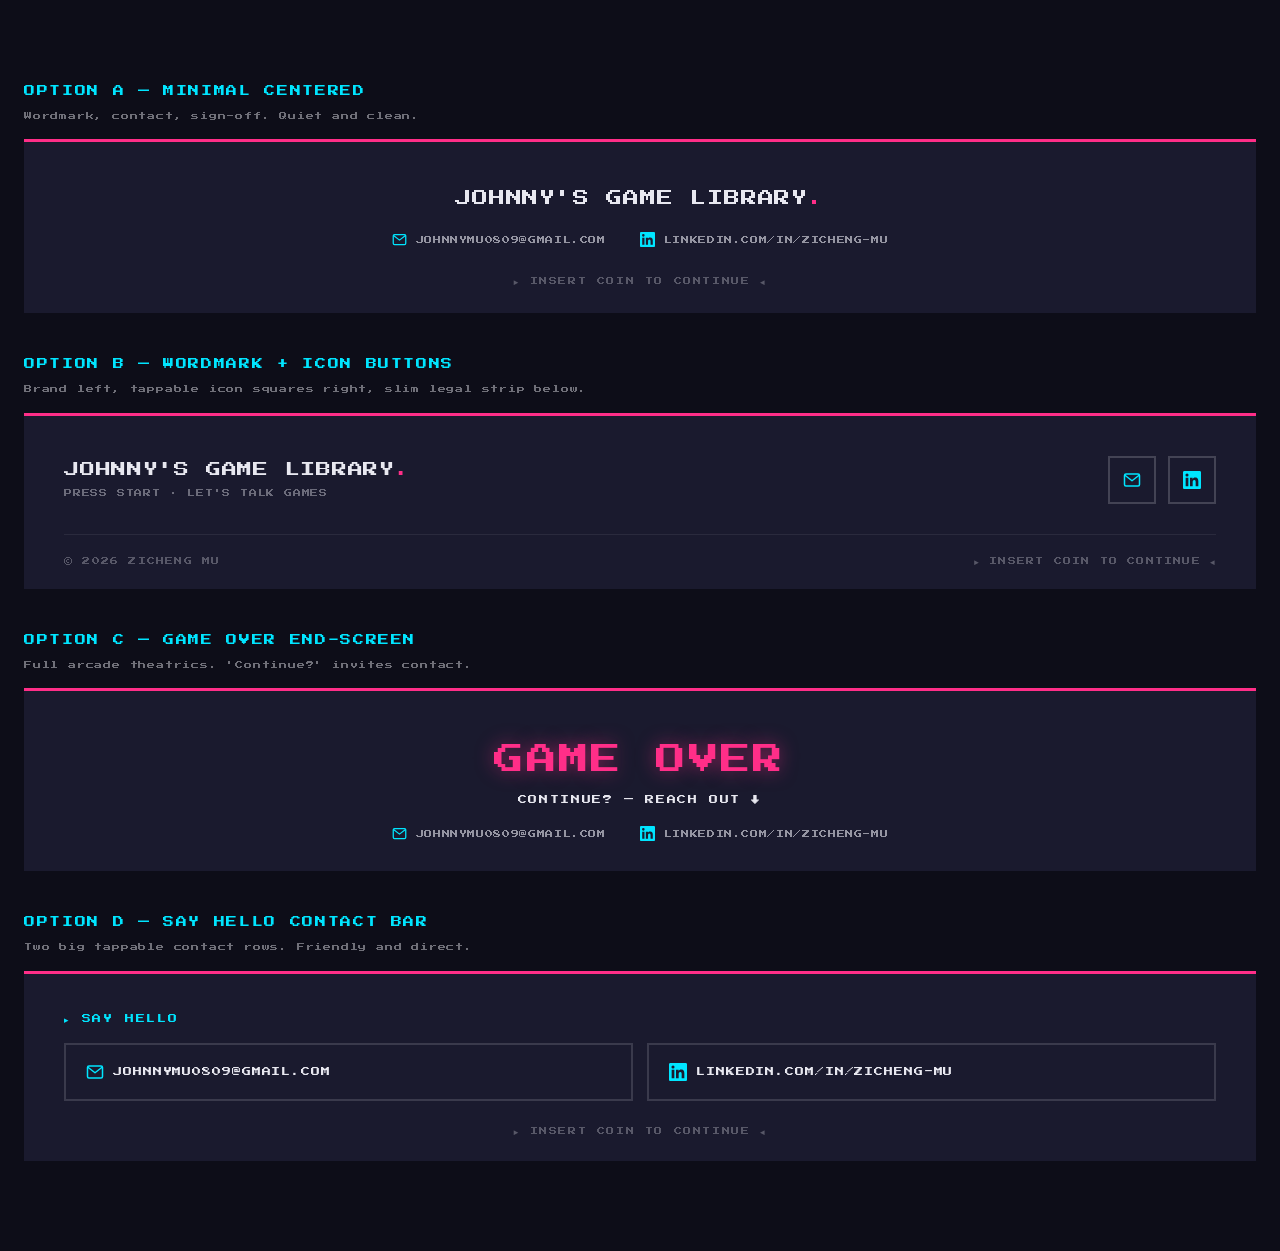
<file: archive/explorations/footer-comparison.html>
<!doctype html>
<html lang="en">
  <head>
    <meta charset="UTF-8" />
    <title>Footer Options — No Stats</title>
    <meta name="viewport" content="width=device-width, initial-scale=1" />
    <link
      rel="stylesheet"
      href="https://fonts.googleapis.com/css2?family=Press+Start+2P&display=swap"
    />
    <style>
      html,
      body {
        margin: 0;
        padding: 0;
        background: #0d0d18;
        font-family: "Press Start 2P", ui-monospace, monospace;
      }
      .wrap {
        max-width: 1280px;
        margin: 0 auto;
        padding: 40px 24px 90px;
      }
      .opt-label {
        font-size: 11px;
        color: #00e5ff;
        letter-spacing: 0.15em;
        margin: 46px 0 12px;
      }
      .opt-sub {
        font-size: 8px;
        color: rgba(232, 232, 240, 0.45);
        letter-spacing: 0.1em;
        line-height: 1.8;
        margin-bottom: 16px;
      }
      a.cx {
        color: inherit;
        text-decoration: none;
        display: inline-flex;
        align-items: center;
        gap: 9px;
      }
      a.cx:hover {
        color: #00e5ff;
      }
      a.cx svg {
        flex: none;
      }
    </style>
  </head>
  <body>
    <div class="wrap" id="root"></div>

    <script>
      const PINK = "#ff2e88";
      const CYAN = "#00e5ff";

      function mail(size) {
        return `<svg width="${size}" height="${size}" viewBox="0 0 24 24" fill="none"
            stroke="${CYAN}" stroke-width="2" stroke-linecap="round" stroke-linejoin="round">
          <rect x="2" y="4" width="20" height="16" rx="2"></rect>
          <path d="m3 6 9 7 9-7"></path></svg>`;
      }
      function li(size) {
        return `<svg width="${size}" height="${size}" viewBox="0 0 24 24" fill="${CYAN}">
          <path d="M20.45 20.45h-3.56v-5.57c0-1.33-.02-3.04-1.85-3.04-1.85 0-2.14 1.45-2.14 2.94v5.67H9.35V9h3.41v1.56h.05c.48-.9 1.64-1.85 3.37-1.85 3.6 0 4.27 2.37 4.27 5.45v6.29zM5.34 7.43a2.06 2.06 0 1 1 0-4.13 2.06 2.06 0 0 1 0 4.13zM7.12 20.45H3.55V9h3.57v11.45zM22.22 0H1.77C.79 0 0 .77 0 1.73v20.54C0 23.22.79 24 1.77 24h20.45c.98 0 1.78-.78 1.78-1.73V1.73C24 .77 23.2 0 22.22 0z"></path></svg>`;
      }
      // contact as a row (icons + labels)
      function contactRow(gap) {
        return `<div style="display:flex; gap:${gap || 28}px; font-size:8px; color:rgba(232,232,240,0.6); letter-spacing:0.08em;">
          <a class="cx" href="mailto:johnnymu0809@gmail.com">${mail(15)}<span>JOHNNYMU0809@GMAIL.COM</span></a>
          <a class="cx" href="https://linkedin.com/in/zicheng-mu" target="_blank" rel="noopener">${li(15)}<span>LINKEDIN.COM/IN/ZICHENG-MU</span></a>
        </div>`;
      }
      // contact as icon-only buttons
      function contactIcons() {
        const box = (inner, href, ext) =>
          `<a class="cx" href="${href}" ${ext ? 'target="_blank" rel="noopener"' : ""}
             style="width:44px; height:44px; border:2px solid rgba(255,255,255,0.18);
                    display:flex; align-items:center; justify-content:center;">${inner}</a>`;
        return `<div style="display:flex; gap:12px;">
          ${box(mail(18), "mailto:johnnymu0809@gmail.com", false)}
          ${box(li(18), "https://linkedin.com/in/zicheng-mu", true)}
        </div>`;
      }

      // ===== OPTION A — Minimal centered sign-off =====
      function optA() {
        return `<div style="padding:48px 40px 26px; border-top:3px solid ${PINK}; background:#1a1a2e; text-align:center;">
          <div style="font-size:16px; letter-spacing:0.05em; color:#e8e8f0;">JOHNNY'S GAME LIBRARY<span style="color:${PINK};">.</span></div>
          <div style="display:flex; justify-content:center; margin-top:26px;">${contactRow(34)}</div>
          <div style="margin-top:30px; font-size:8px; color:rgba(232,232,240,0.3); letter-spacing:0.2em;">► INSERT COIN TO CONTINUE ◄</div>
        </div>`;
      }

      // ===== OPTION B — Wordmark left, icon buttons right =====
      function optB() {
        return `<div style="padding:40px 40px 22px; border-top:3px solid ${PINK}; background:#1a1a2e;">
          <div style="display:flex; justify-content:space-between; align-items:center; gap:30px; flex-wrap:wrap;">
            <div>
              <div style="font-size:15px; letter-spacing:0.05em; color:#e8e8f0;">JOHNNY'S GAME LIBRARY<span style="color:${PINK};">.</span></div>
              <div style="font-size:8px; color:rgba(232,232,240,0.4); letter-spacing:0.1em; margin-top:12px;">PRESS START · LET'S TALK GAMES</div>
            </div>
            ${contactIcons()}
          </div>
          <div style="margin-top:30px; padding-top:22px; border-top:1px solid rgba(255,255,255,0.07); display:flex; justify-content:space-between; font-size:8px; color:rgba(232,232,240,0.3); letter-spacing:0.15em; flex-wrap:wrap; gap:10px;">
            <span>© ${new Date().getFullYear()} ZICHENG MU</span>
            <span>► INSERT COIN TO CONTINUE ◄</span>
          </div>
        </div>`;
      }

      // ===== OPTION C — GAME OVER end-screen =====
      function optC() {
        return `<div style="padding:54px 40px 30px; border-top:3px solid ${PINK}; background:#1a1a2e; text-align:center;">
          <div style="font-size:30px; color:${PINK}; letter-spacing:0.08em; text-shadow:0 0 18px rgba(255,46,136,0.5);">GAME OVER</div>
          <div style="font-size:9px; color:#e8e8f0; letter-spacing:0.18em; margin-top:20px;">CONTINUE? — REACH OUT ↓</div>
          <div style="display:flex; justify-content:center; margin-top:22px;">${contactRow(34)}</div>
        </div>`;
      }

      // ===== OPTION D — Contact bar, big tappable rows =====
      function optD() {
        const row = (inner, href, ext, label) =>
          `<a class="cx" href="${href}" ${ext ? 'target="_blank" rel="noopener"' : ""}
              style="flex:1; min-width:240px; padding:18px 20px; border:2px solid rgba(255,255,255,0.14);
                     justify-content:flex-start; font-size:9px; letter-spacing:0.1em; color:#e8e8f0;">
             ${inner}<span>${label}</span></a>`;
        return `<div style="padding:40px 40px 24px; border-top:3px solid ${PINK}; background:#1a1a2e;">
          <div style="font-size:9px; color:${CYAN}; letter-spacing:0.2em; margin-bottom:18px;">▸ SAY HELLO</div>
          <div style="display:flex; gap:14px; flex-wrap:wrap;">
            ${row(mail(18), "mailto:johnnymu0809@gmail.com", false, "JOHNNYMU0809@GMAIL.COM")}
            ${row(li(18), "https://linkedin.com/in/zicheng-mu", true, "LINKEDIN.COM/IN/ZICHENG-MU")}
          </div>
          <div style="margin-top:26px; font-size:8px; color:rgba(232,232,240,0.3); text-align:center; letter-spacing:0.2em;">► INSERT COIN TO CONTINUE ◄</div>
        </div>`;
      }

      const opts = [
        ["OPTION A — MINIMAL CENTERED", "Wordmark, contact, sign-off. Quiet and clean.", optA()],
        ["OPTION B — WORDMARK + ICON BUTTONS", "Brand left, tappable icon squares right, slim legal strip below.", optB()],
        ["OPTION C — GAME OVER END-SCREEN", "Full arcade theatrics. 'Continue?' invites contact.", optC()],
        ["OPTION D — SAY HELLO CONTACT BAR", "Two big tappable contact rows. Friendly and direct.", optD()],
      ];

      document.getElementById("root").innerHTML = opts
        .map(
          ([l, s, html]) =>
            `<div class="opt-label">${l}</div><div class="opt-sub">${s}</div>${html}`,
        )
        .join("");
    </script>
  </body>
</html>
</file>
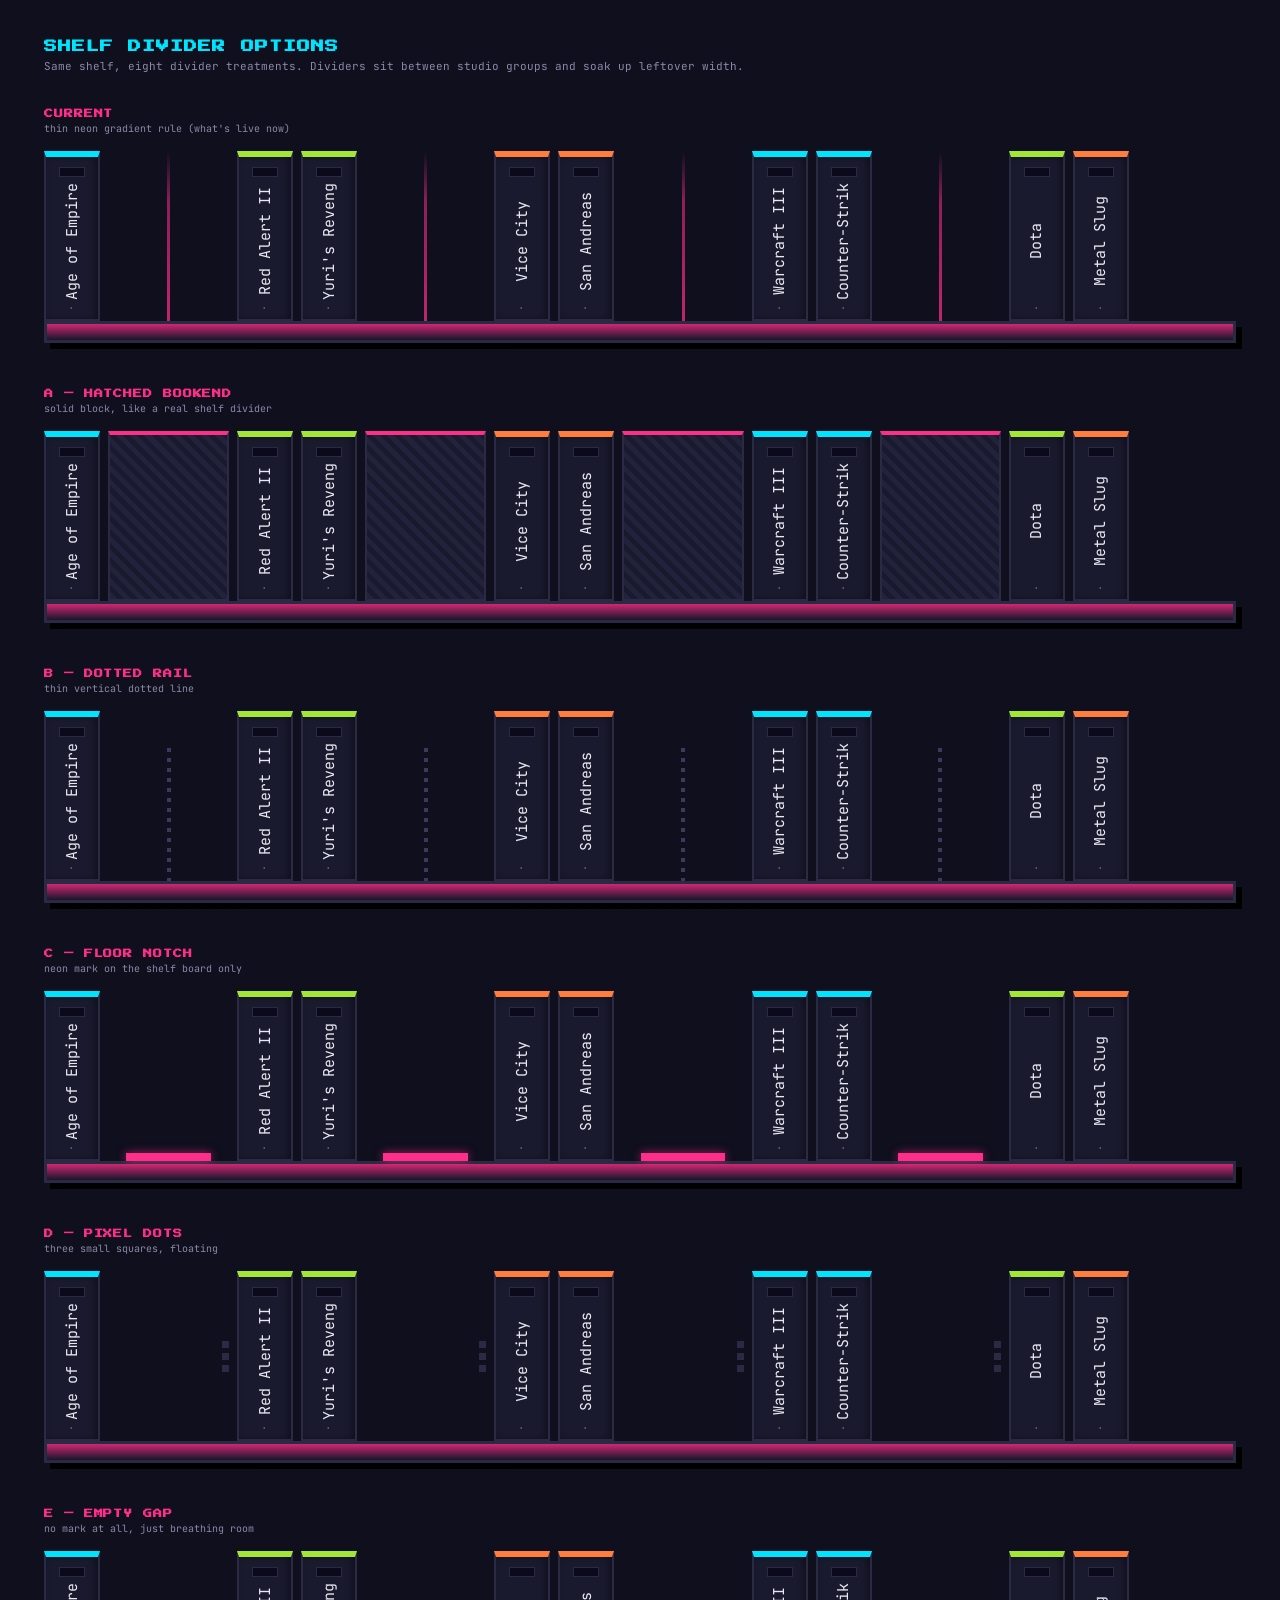
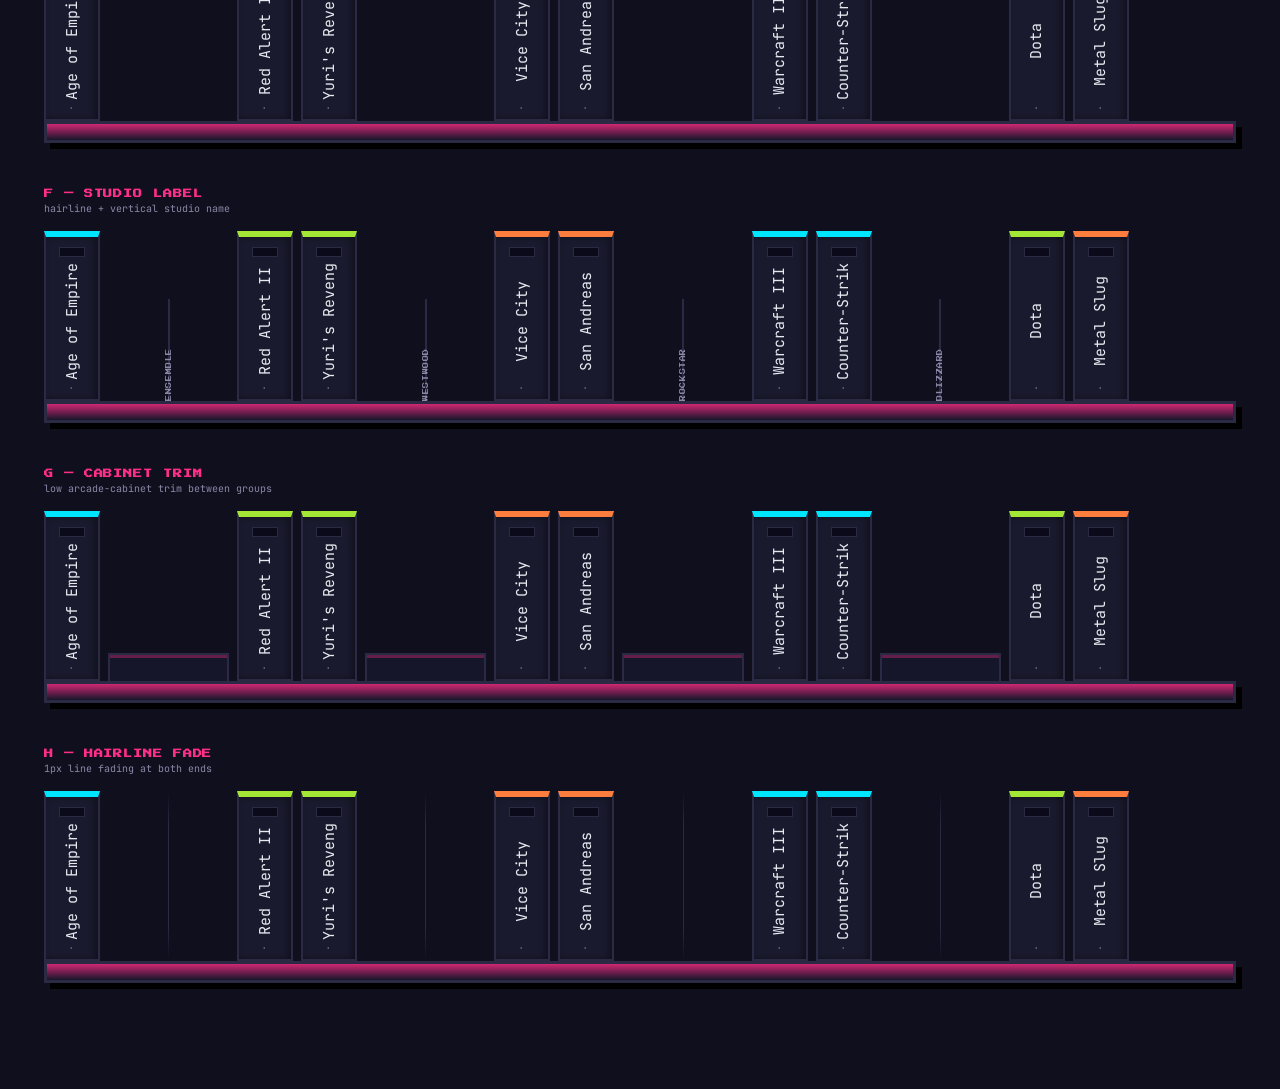
<file: archive/explorations/shelf-dividers.html>
<!doctype html><html><head><meta charset="utf-8"><title>Shelf dividers</title>
<link href="https://fonts.googleapis.com/css2?family=Press+Start+2P&family=JetBrains+Mono:wght@400;700&display=swap" rel="stylesheet"><style>
body{margin:0;background:#0f0f1e;color:#e8e8f0;font-family:"JetBrains Mono",ui-monospace,monospace;padding:40px 44px 60px}
h1{font-family:"Press Start 2P";font-size:13px;color:#00e5ff;letter-spacing:.08em;margin:0 0 6px}
.sub{font-size:11px;color:#8a8aa8;margin:0 0 36px}
h2{font-family:"Press Start 2P";font-size:9px;letter-spacing:.1em;color:#ff2e88;margin:0 0 4px;text-transform:uppercase}
.note{font-size:10px;color:#8a8aa8;margin:0 0 16px}
.shelf{margin-bottom:46px}
.row{display:flex;align-items:flex-end;gap:8px}
.sp{flex:0 1 56px;min-width:44px;height:170px;background:#1a1a2e;border:2px solid #2a2a44;border-top:6px solid #00e5ff;box-shadow:inset -3px 0 6px rgba(0,0,0,.4);display:flex;flex-direction:column;align-items:center;justify-content:space-between;padding:10px 0 8px;box-sizing:border-box}
.sp u{width:24px;height:8px;background:#0a0a1a;border:1px solid #2a2a44;display:block}
.sp s{writing-mode:vertical-rl;transform:rotate(180deg);text-decoration:none;font-size:15px;line-height:1;color:#e8e8f0;max-height:118px;overflow:hidden;white-space:nowrap}
.sp em{font-family:"Press Start 2P";font-size:6px;color:rgba(232,232,240,.32);font-style:normal}
.g2 .sp,.sp.g2{border-top-color:#a3e635}.sp.g3{border-top-color:#ff7e3e}
.board{height:16px;background:linear-gradient(180deg,#ff2e88cc,#16162b);border:3px solid #2a2a44;box-shadow:6px 6px 0 #000}
.d{flex:1 1 22px;min-width:14px;height:170px;display:flex;align-items:flex-end;justify-content:center}
.dA{align-items:stretch}.dA i{display:block;width:100%;background:repeating-linear-gradient(45deg,#22223c,#22223c 5px,#1a1a2e 5px,#1a1a2e 10px);border:2px solid #2a2a44;border-top:4px solid #ff2e88}
.dB i{width:4px;height:78%;background:repeating-linear-gradient(180deg,#3a3a5c 0 4px,transparent 4px 10px)}
.dC{align-items:flex-end}.dC i{width:70%;height:8px;background:#ff2e88;box-shadow:0 0 10px #ff2e8899}
.dD{flex-direction:column;justify-content:center;gap:5px}.dD b{width:7px;height:7px;background:#2a2a44}
.dE i{display:none}
.dF{align-items:flex-end;position:relative}.dF i{width:2px;height:60%;background:#2a2a44}.dF span{position:absolute;bottom:0;left:50%;transform:translateX(-50%) rotate(180deg);writing-mode:vertical-rl;font-family:"Press Start 2P";font-size:6px;color:#8a8aa8;letter-spacing:.1em;white-space:nowrap}
.dG{align-items:flex-end}.dG i{width:100%;height:26px;background:#16162b;border:2px solid #2a2a44;border-bottom:none;box-shadow:inset 0 3px 0 #ff2e8855}
.dH{align-items:center}.dH i{width:1px;height:100%;background:linear-gradient(180deg,transparent,#2a2a44 20%,#2a2a44 80%,transparent)}
</style></head><body>
<h1>SHELF DIVIDER OPTIONS</h1><p class="sub">Same shelf, eight divider treatments. Dividers sit between studio groups and soak up leftover width.</p>
<div id="out"></div>
<script>
const games=[["Age of Empires II",""],["Red Alert II","g2"],["Yuri's Revenge","g2"],["Vice City","g3"],["San Andreas","g3"],["Warcraft III",""],["Counter-Strike",""],["Dota","g2"],["Metal Slug","g3"]];
const breaks=[1,3,5,7];
const styles=[
 ["current","thin neon gradient rule (what's live now)","dCUR"],
 ["A — hatched bookend","solid block, like a real shelf divider","dA"],
 ["B — dotted rail","thin vertical dotted line","dB"],
 ["C — floor notch","neon mark on the shelf board only","dC"],
 ["D — pixel dots","three small squares, floating","dD"],
 ["E — empty gap","no mark at all, just breathing room","dE"],
 ["F — studio label","hairline + vertical studio name","dF"],
 ["G — cabinet trim","low arcade-cabinet trim between groups","dG"],
 ["H — hairline fade","1px line fading at both ends","dH"],
];
const labels=["ENSEMBLE","WESTWOOD","ROCKSTAR","BLIZZARD","VALVE","SNK"];
document.getElementById('out').innerHTML=styles.map(([name,note,cls])=>{
 let li=0;
 const row=games.map((g,i)=>{
  const dv=breaks.includes(i)?`<div class="d ${cls}">${cls==='dD'?'<b></b><b></b><b></b>':cls==='dF'?`<i></i><span>${labels[li++%labels.length]}</span>`:'<i></i>'}</div>`:'';
  return dv+`<div class="sp ${g[1]}"><u></u><s>${g[0]}</s><em>·</em></div>`;
 }).join('');
 return `<div class="shelf"><h2>${name}</h2><p class="note">${note}</p><div class="row">${row}<div style="flex:1 0 0"></div></div><div class="board"></div></div>`;
}).join('');
document.querySelectorAll('.dCUR i').forEach(i=>{i.style.cssText='width:3px;height:100%;background:linear-gradient(180deg,transparent,#ff2e8888 30%,#ff2e88bb)'});
</script></body></html>
</file>
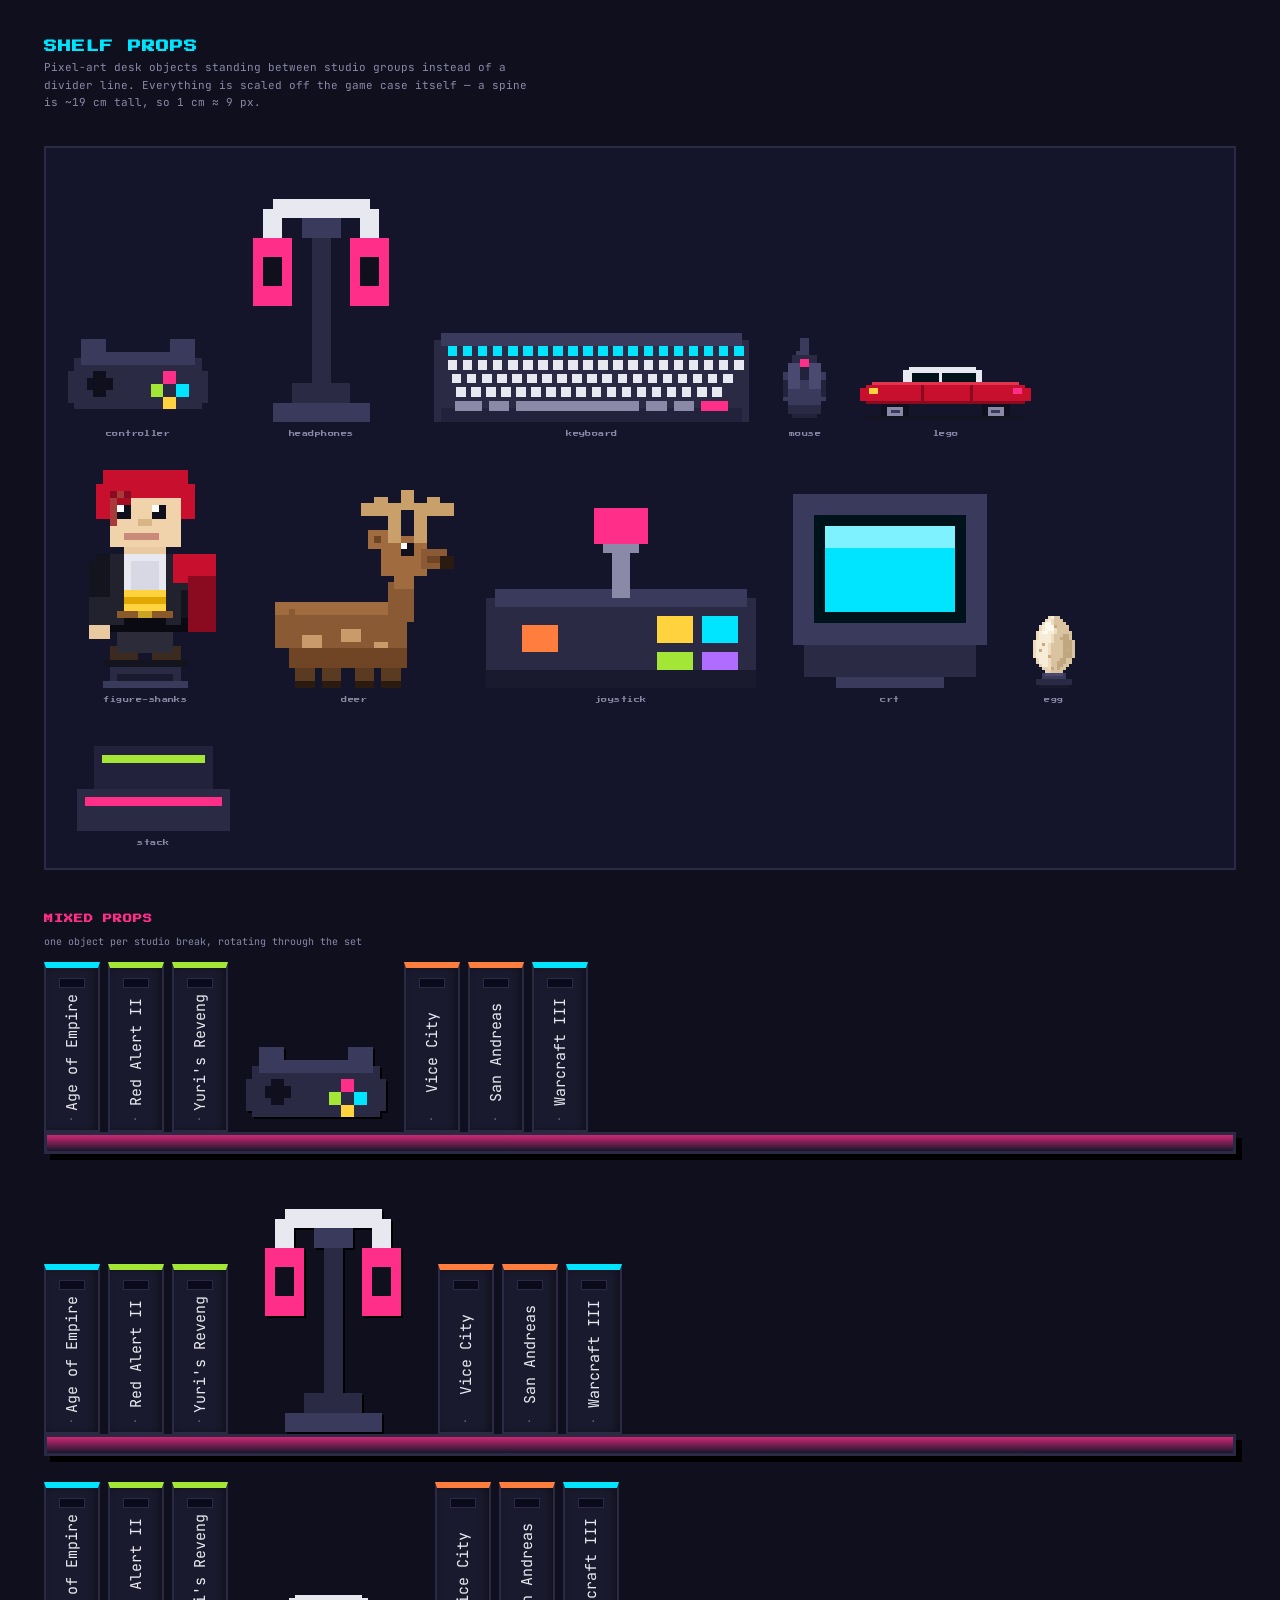
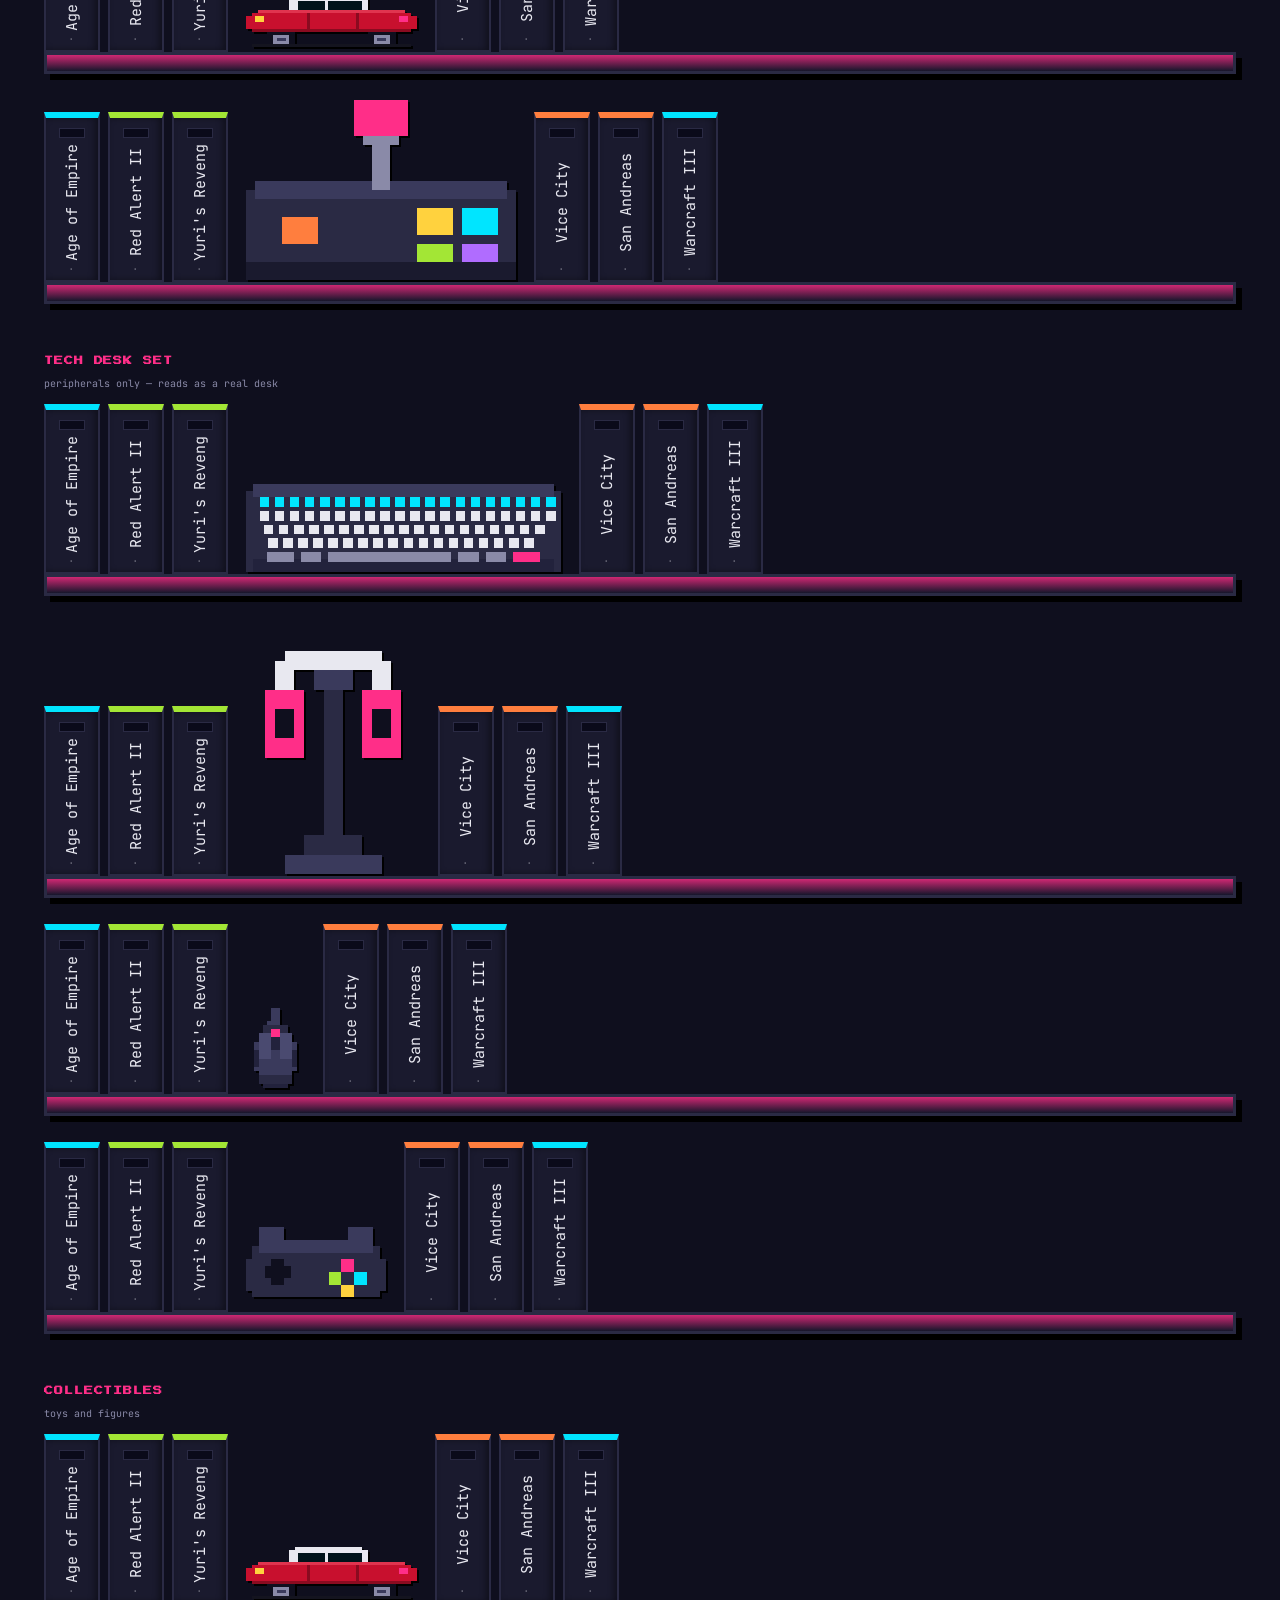
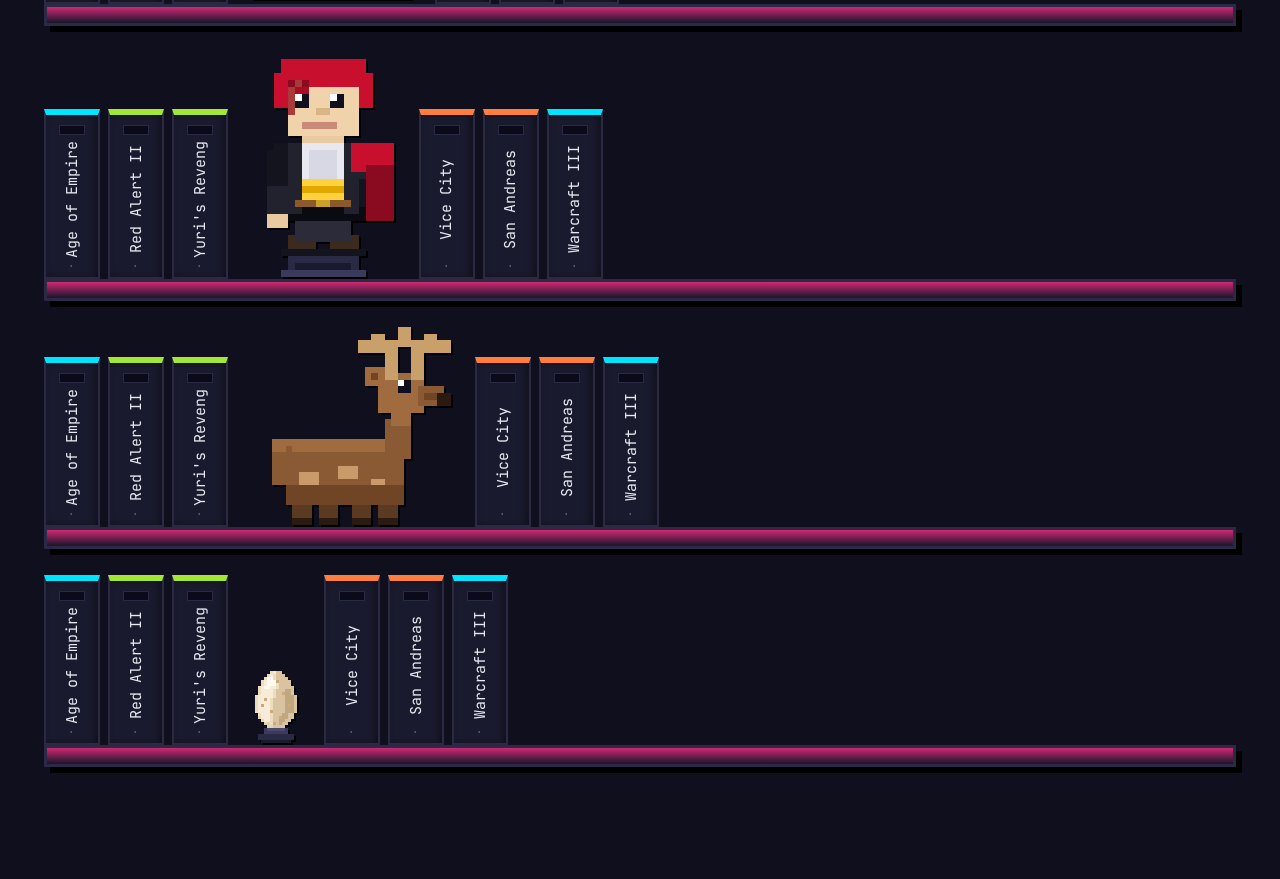
<file: archive/explorations/shelf-props.html>
<!doctype html><html><head><meta charset="utf-8"><title>Shelf props</title>
<link href="https://fonts.googleapis.com/css2?family=Press+Start+2P&family=JetBrains+Mono:wght@400;700&display=swap" rel="stylesheet"><style>
body{margin:0;background:#0f0f1e;color:#e8e8f0;font-family:"JetBrains Mono",ui-monospace,monospace;padding:40px 44px 60px}
h1{font-family:"Press Start 2P";font-size:13px;color:#00e5ff;letter-spacing:.08em;margin:0 0 6px}
.sub{font-size:11px;color:#8a8aa8;margin:0 0 34px;max-width:70ch;line-height:1.6}
h2{font-family:"Press Start 2P";font-size:9px;letter-spacing:.1em;color:#ff2e88;margin:0 0 12px;text-transform:uppercase}
.note{font-size:10px;color:#8a8aa8;margin:0 0 14px}
.shelf{margin-bottom:52px}
.row{display:flex;align-items:flex-end;gap:8px}
.scalenote{font-size:10px;color:#8a8aa8;margin:0 0 10px}
.sp{flex:0 0 56px;height:170px;background:#1a1a2e;border:2px solid #2a2a44;border-top:6px solid #00e5ff;box-shadow:inset -3px 0 6px rgba(0,0,0,.4);display:flex;flex-direction:column;align-items:center;justify-content:space-between;padding:10px 0 8px;box-sizing:border-box}
.sp u{width:24px;height:8px;background:#0a0a1a;border:1px solid #2a2a44;display:block}
.sp s{writing-mode:vertical-rl;transform:rotate(180deg);text-decoration:none;font-size:15px;line-height:1;color:#e8e8f0;max-height:118px;overflow:hidden;white-space:nowrap}
.sp em{font-family:"Press Start 2P";font-size:6px;color:rgba(232,232,240,.32);font-style:normal}
.sp.g2{border-top-color:#a3e635}.sp.g3{border-top-color:#ff7e3e}
.board{height:16px;background:linear-gradient(180deg,#ff2e88cc,#16162b);border:3px solid #2a2a44;box-shadow:6px 6px 0 #000}
.prop{flex:0 0 auto;display:flex;align-items:flex-end;justify-content:center;padding:0 10px 2px}
.prop svg{flex-shrink:0}
.prop svg{display:block;height:auto;image-rendering:pixelated;filter:drop-shadow(2px 2px 0 #000)}
.gallery{display:flex;flex-wrap:wrap;gap:26px;align-items:flex-end;padding:22px;background:#14142a;border:2px solid #2a2a44;margin-bottom:44px}
.gallery figure{margin:0;display:flex;flex-direction:column;align-items:center;gap:9px}
.gallery figcaption{font-family:"Press Start 2P";font-size:6px;color:#8a8aa8;letter-spacing:.08em}
</style></head><body>
<h1>SHELF PROPS</h1><p class="sub">Pixel-art desk objects standing between studio groups instead of a divider line. Everything is scaled off the game case itself — a spine is ~19 cm tall, so 1 cm ≈ 9 px.</p>
<div class="gallery" id="gal"></div>
<div id="out"></div>
<script>
const P = {}; // name -> svg markup
const px = (w,h,cells) => `<svg viewBox="0 0 ${w} ${h}" width="${w*3}" shape-rendering="crispEdges">${cells}</svg>`;
const r = (x,y,w,h,c) => `<rect x="${x}" y="${y}" width="${w}" height="${h}" fill="${c}"/>`;

// ---- controller (gamepad) ----
P.controller = px(22,14,
  r(1,4,20,8,'#2a2a44')+r(0,6,3,5,'#2a2a44')+r(19,6,3,5,'#2a2a44')+
  r(2,3,18,2,'#3a3a5c')+
  r(4,6,2,4,'#0f0f1e')+r(3,7,4,2,'#0f0f1e')+
  r(15,6,2,2,'#ff2e88')+r(17,8,2,2,'#00e5ff')+r(13,8,2,2,'#a3e635')+r(15,10,2,2,'#ffd23e')+
  r(2,1,4,2,'#3a3a5c')+r(16,1,4,2,'#3a3a5c')
);
// ---- headphones resting on stand ----
P.headphones = px(18,26,
  r(4,24,10,2,'#3a3a5c')+r(6,22,6,2,'#2a2a44')+   // base
  r(8,6,2,17,'#2a2a44')+                          // pole reaches up under the headband
  r(7,5,4,2,'#3a3a5c')+                           // hook the band sits on
  r(4,3,10,2,'#e8e8f0')+r(3,4,2,4,'#e8e8f0')+r(13,4,2,4,'#e8e8f0')+ // band draped over hook
  r(2,7,4,7,'#ff2e88')+r(12,7,4,7,'#ff2e88')+r(3,9,2,3,'#0f0f1e')+r(13,9,2,3,'#0f0f1e')
);
// ---- mechanical keyboard (full 4-row deck + spacebar) ----
P.keyboard = px(46,15,
  r(0,3,46,12,'#2a2a44')+r(1,2,44,2,'#3a3a5c')+r(1,13,44,2,'#22223c')+   // case
  [...Array(20)].map((_,i)=>r(2+i*2.2,4,1.4,1.4,'#00e5ff')).join('')+       // function row
  [...Array(20)].map((_,i)=>r(2+i*2.2,6,1.4,1.4,'#e8e8f0')).join('')+       // number row
  [...Array(19)].map((_,i)=>r(2.6+i*2.2,8,1.4,1.4,'#e8e8f0')).join('')+     // qwerty row
  [...Array(18)].map((_,i)=>r(3.2+i*2.2,10,1.4,1.4,'#e8e8f0')).join('')+    // home row
  r(3,12,4,1.4,'#8a8aa8')+r(8,12,3,1.4,'#8a8aa8')+r(12,12,18,1.4,'#8a8aa8')+ // mods + spacebar
  r(31,12,3,1.4,'#8a8aa8')+r(35,12,3,1.4,'#8a8aa8')+r(39,12,4,1.4,'#ff2e88')
);
// ---- mouse ----
P.mouse = px(14,20,
  r(6,0,2,4,'#3a3a5c')+r(5,3,2,2,'#3a3a5c')+       // cable
  r(4,4,6,2,'#2a2a44')+                             // nose taper
  r(3,6,8,10,'#3a3a5c')+r(2,8,10,7,'#3a3a5c')+     // body
  r(3,16,8,2,'#2a2a44')+r(4,18,6,1,'#22223c')+     // heel + shadow
  r(3,6,3,6,'#4a4a70')+r(8,6,3,6,'#4a4a70')+       // left / right buttons
  r(6,6,2,4,'#22223c')+r(6,5,2,2,'#ff2e88')+       // split line + scroll wheel
  r(2,10,1,4,'#22223c')+r(11,10,1,4,'#22223c')
);
// ---- 1:24 sedan model (19 cm long, ~5.5 cm tall) ----
P.lego = px(56,18,
  r(14,1,26,5,'#e8e8f0')+r(16,0,22,1,'#e8e8f0')+                 // roofline
  r(17,2,9,4,'#00121a')+r(27,2,11,4,'#00121a')+                  // glass
  r(2,6,52,6,'#c8102e')+r(4,5,48,1,'#e0344f')+                   // body
  r(0,7,2,4,'#c8102e')+r(54,7,2,4,'#c8102e')+
  r(2,11,52,1,'#8a0b20')+                                         // sill
  r(3,7,3,2,'#ffd23e')+r(50,7,3,2,'#ff2e88')+                    // lights
  r(20,6,1,6,'#8a0b20')+r(36,6,1,6,'#8a0b20')+                   // door lines
  r(7,12,9,5,'#0f0f1e')+r(9,13,5,3,'#8a8aa8')+r(10,14,3,1,'#3a3a5c')+   // wheels
  r(40,12,9,5,'#0f0f1e')+r(42,13,5,3,'#8a8aa8')+r(43,14,3,1,'#3a3a5c')+
  r(2,16,52,1,'#14141f')                                          // ground shadow
);
// ---- figure: blond man in a mauve suit (Kira-ish) ---- [retired]
const _kira = px(20,30,
  r(5,27,10,3,'#2a2a44')+r(4,29,12,1,'#3a3a5c')+r(6,28,8,1,'#1a1a2e')+        // display base
  r(6,14,8,13,'#9b6fb0')+                                                       // suit jacket
  r(4,15,3,9,'#8a5fa0')+r(13,15,3,9,'#8a5fa0')+                                 // sleeves
  r(4,24,3,2,'#e8c9a0')+r(13,24,3,2,'#e8c9a0')+                                 // hands
  r(8,14,4,9,'#e8e8f0')+                                                        // shirt placket
  r(9,15,2,6,'#3fa06a')+r(9,14,2,1,'#2f7a52')+                                  // green tie
  r(6,14,2,6,'#7d4f93')+r(12,14,2,6,'#7d4f93')+                                 // lapels
  r(6,23,4,4,'#5c4470')+r(10,23,4,4,'#5c4470')+r(6,26,4,1,'#14141f')+r(10,26,4,1,'#14141f')+ // trousers + shoes
  r(7,20,2,2,'#8a5fa0')+                                                        // pocket
  r(7,12,6,2,'#e8c9a0')+                                                        // neck
  r(5,4,10,9,'#f0d2ab')+                                                        // face
  r(4,2,12,4,'#f2e2a6')+r(3,4,2,4,'#f2e2a6')+r(15,4,2,4,'#f2e2a6')+r(4,6,3,2,'#e6d18c')+ // blond hair
  r(6,7,2,2,'#0f0f1e')+r(11,7,2,2,'#0f0f1e')+r(6,7,1,1,'#ffffff')+r(11,7,1,1,'#ffffff')+ // eyes
  r(5,6,3,1,'#c9a06a')+r(11,6,3,1,'#c9a06a')+r(9,9,2,1,'#d9b487')+r(7,11,5,1,'#c98a7a')  // brows, nose, mouth
);
// ---- figure: red-haired captain in a black cloak (Shanks-ish) ----
P['figure-shanks'] = px(22,32,
  r(6,29,10,3,'#2a2a44')+r(5,31,12,1,'#3a3a5c')+r(7,30,8,1,'#1a1a2e')+          // display base
  r(6,26,4,3,'#3b2a1d')+r(12,26,4,3,'#3b2a1d')+r(5,28,6,1,'#14141f')+r(11,28,6,1,'#14141f')+ // boots
  r(7,20,8,7,'#2b2b3a')+                                                          // trousers
  r(4,13,14,10,'#14141f')+r(3,14,3,10,'#14141f')+r(18,14,2,8,'#14141f')+          // long black cloak
  r(4,22,14,2,'#0a0a12')+r(6,13,2,10,'#22222e')+r(14,13,2,10,'#22222e')+          // cloak hem + folds
  r(8,13,6,8,'#e8e8f0')+r(9,14,4,7,'#d8d8e4')+                                    // white shirt
  r(8,18,6,3,'#ffd23e')+r(8,19,6,1,'#e0a800')+                                    // yellow sash
  r(7,21,8,1,'#8a5a2a')+r(10,21,2,1,'#c9a227')+                                   // belt + buckle
  r(3,19,3,5,'#22222e')+r(3,23,3,2,'#e8c9a0')+                                    // left sleeve (lighter) + hand
  r(17,15,3,7,'#14141f')+                                                          // right sleeve (empty, tied)
  r(16,16,2,2,'#22222e')+
  r(15,13,6,4,'#c8102e')+r(17,16,4,8,'#8a0b20')+                                  // red cape behind the shoulder
  r(8,11,6,2,'#e8c9a0')+                                                           // neck
  r(6,3,10,9,'#f0d2ab')+                                                           // face
  r(5,1,12,4,'#c8102e')+r(4,3,2,5,'#c8102e')+r(16,3,2,5,'#c8102e')+r(6,5,3,2,'#a80d24')+ // red hair
  r(7,6,2,2,'#0f0f1e')+r(12,6,2,2,'#0f0f1e')+r(7,6,1,1,'#ffffff')+r(12,6,1,1,'#ffffff')+ // eyes
  r(6,4,3,1,'#8a0b20')+r(6,5,1,4,'#a83a3a')+r(7,4,1,1,'#a83a3a')+                 // scar over left eye
  r(10,8,2,1,'#d9b487')+r(8,10,5,1,'#c98a7a')                                      // nose + mouth
);
// ---- deer model ----
P.deer = px(32,30,
  r(7,27,3,3,'#5a3b22')+r(11,27,3,3,'#5a3b22')+r(16,27,3,3,'#5a3b22')+r(20,27,3,3,'#5a3b22')+ // legs
  r(7,29,3,1,'#2a1a10')+r(11,29,3,1,'#2a1a10')+r(16,29,3,1,'#2a1a10')+r(20,29,3,1,'#2a1a10')+ // hooves
  r(6,17,18,10,'#8a5a34')+r(6,17,18,2,'#a06b3f')+                                  // body
  r(8,22,3,2,'#c99a6a')+r(14,21,3,2,'#c99a6a')+r(19,23,2,2,'#c99a6a')+             // spots
  r(6,24,18,3,'#6f4526')+                                                           // belly shadow
  r(21,14,4,6,'#8a5a34')+r(22,12,3,3,'#a06b3f')+                                    // neck
  r(20,7,7,6,'#a06b3f')+r(26,9,4,3,'#8a5a34')+                                      // head + muzzle block
  r(29,10,2,2,'#2a1a10')+r(27,10,2,1,'#6f4526')+                                    // nose + mouth line
  r(23,8,2,2,'#0f0f1e')+r(23,8,1,1,'#ffffff')+                                      // eye
  r(18,6,3,3,'#a06b3f')+r(19,7,1,1,'#6f4526')+                                      // ear
  r(21,2,2,6,'#c9a06a')+r(25,2,2,6,'#c9a06a')+                                      // antler beams
  r(19,1,2,3,'#c9a06a')+r(23,0,2,3,'#c9a06a')+r(27,1,2,3,'#c9a06a')+                // tines
  r(17,2,2,2,'#c9a06a')+r(29,2,2,2,'#c9a06a')+
  r(4,18,3,6,'#8a5a34')+r(4,17,2,2,'#a06b3f')                                        // rump / tail
);
// ---- arcade fightstick (30 x ~20 cm) ----
P.joystick = px(30,20,
  r(0,10,30,10,'#2a2a44')+r(1,9,28,2,'#3a3a5c')+r(0,18,30,2,'#1a1a2e')+   // deck
  r(14,4,2,6,'#8a8aa8')+r(13,3,4,2,'#8a8aa8')+r(12,0,6,4,'#ff2e88')+       // shaft + ball top
  r(19,12,4,3,'#ffd23e')+r(24,12,4,3,'#00e5ff')+
  r(19,16,4,2,'#a3e635')+r(24,16,4,2,'#b06cff')+
  r(4,13,4,3,'#ff7e3e')+r(4,16,4,2,'#2a2a44')
);
// ---- mini CRT ----
P.crt = px(20,20,
  r(1,2,18,14,'#3a3a5c')+r(3,4,14,10,'#00121a')+r(4,5,12,8,'#00e5ff')+
  r(4,5,12,2,'#7ff2ff')+r(2,16,16,3,'#2a2a44')+r(5,19,10,1,'#3a3a5c')
);
// ---- collectible speckled egg on a ring stand ----
// viewBox height == last drawn row, so the stand sits flush on the shelf board.
P.egg = px(20,24,
  // shell base — 19-row ovoid: 4px crown, gentle 8-row taper down to the
  // widest band (y8–13, below centre), blunt 5-row curve into the base
  r(8,0,4,1,'#eddcbe')+r(7,1,6,1,'#eddcbe')+r(6,2,8,1,'#eddcbe')+
  r(5,3,10,2,'#eddcbe')+r(4,5,12,3,'#eddcbe')+r(3,8,14,6,'#eddcbe')+
  r(4,14,12,2,'#eddcbe')+r(5,16,10,1,'#eddcbe')+r(6,17,8,1,'#eddcbe')+
  r(7,18,6,1,'#eddcbe')+
  // lit face — tracks the bowed terminator, 1px of base tone between them
  r(9,0,1,1,'#f7ecd8')+r(8,1,1,1,'#f7ecd8')+r(7,2,2,1,'#f7ecd8')+
  r(6,3,4,2,'#f7ecd8')+r(5,5,5,1,'#f7ecd8')+r(5,6,4,2,'#f7ecd8')+
  r(4,8,5,1,'#f7ecd8')+r(4,9,4,5,'#f7ecd8')+r(5,14,3,2,'#f7ecd8')+
  r(6,16,2,1,'#f7ecd8')+r(7,17,1,1,'#f7ecd8')+
  // specular
  r(7,2,2,1,'#fffaf0')+r(7,3,3,2,'#fffaf0')+r(6,5,2,1,'#fffaf0')+
  // shaded crescent — terminator bows with the form (x 10→11→10→9),
  // thin at the crown, thickest through the lower-right flank
  r(10,0,2,1,'#d9c3a0')+r(10,1,3,1,'#d9c3a0')+r(10,2,4,1,'#d9c3a0')+
  r(11,3,4,2,'#d9c3a0')+r(11,5,5,1,'#d9c3a0')+r(10,6,6,2,'#d9c3a0')+
  r(10,8,7,1,'#d9c3a0')+r(9,9,8,5,'#d9c3a0')+r(9,14,7,2,'#d9c3a0')+
  r(9,16,6,1,'#d9c3a0')+r(9,17,5,1,'#d9c3a0')+r(9,18,4,1,'#d9c3a0')+
  // core shadow, held a pixel off the rim so the shell stays round
  r(13,6,2,2,'#bfa77f')+r(13,8,3,6,'#bfa77f')+r(12,14,2,2,'#bfa77f')+
  r(11,16,2,1,'#bfa77f')+r(11,17,1,1,'#bfa77f')+
  // light bouncing back up off the stand
  r(4,15,1,1,'#e5d4b4')+r(5,16,1,1,'#e5d4b4')+r(6,17,2,1,'#e5d4b4')+
  r(7,18,2,1,'#e5d4b4')+
  // speckles
  r(10,3,1,1,'#cba97a')+r(12,7,1,1,'#cba97a')+r(6,9,1,1,'#cba97a')+
  r(5,11,1,1,'#cba97a')+r(14,11,1,1,'#cba97a')+r(8,13,1,1,'#cba97a')+
  r(11,15,1,1,'#cba97a')+r(9,17,1,1,'#cba97a')+
  // ring stand
  r(6,19,8,2,'#3a3a5c')+r(7,19,6,1,'#4a4a70')+
  r(4,21,12,2,'#2a2a44')+r(5,23,10,1,'#1a1a2e')
);
// ---- cassette / cartridge box stack (laid flat) ----
P.stack = px(20,12,
  r(1,7,18,5,'#2a2a44')+r(2,8,16,1,'#ff2e88')+
  r(3,2,14,5,'#22223c')+r(4,3,12,1,'#a3e635')
);
// Scale reference: the cartridge spine = a real game case, ~19 cm tall = 170 px → ~9 px per cm.
const PPCM = 9;
const cm = (v) => Math.round(v * PPCM);
const SIZE = {
  keyboard:{w:cm(35)},        // tenkeyless, 35 cm wide
  mouse:{w:cm(6.5)},          // 6.5 cm across
  controller:{w:cm(15.5)},    // 15.5 cm across
  headphones:{h:cm(28)},      // stand + cups, taller than a game case
  lego:{w:cm(19)},            // 1:24 sedan model
  'figure-shanks':{h:cm(25)}, // 25 cm statue
  deer:{h:cm(22)},            // carved deer ornament
  joystick:{w:cm(30)},        // fightstick
  crt:{w:cm(24)},             // small retro TV
  egg:{h:cm(8)},              // collectible egg on its stand
  stack:{w:cm(19)},           // cases lying flat
};
const names = Object.keys(P);
document.getElementById('gal').innerHTML = names.map(n=>`<figure>${P[n]}<figcaption>${n}</figcaption></figure>`).join('');

const games=[["Age of Empires II",""],["Red Alert II","g2"],["Yuri's Revenge","g2"],["Vice City","g3"],["San Andreas","g3"],["Warcraft III",""],["Counter-Strike",""],["Dota","g2"],["Metal Slug","g3"]];
const breaks=[3,6];
const shelves=[
 ["mixed props","one object per studio break, rotating through the set",["controller","headphones","lego","joystick"]],
 ["tech desk set","peripherals only \u2014 reads as a real desk",["keyboard","headphones","mouse","controller"]],
 ["collectibles","toys and figures",["lego","figure-shanks","deer","egg"]],
];
document.getElementById('out').innerHTML = shelves.map(([t,note,set])=>{
 const rows = set.map((k)=>{
  const picks = games.slice(0,6);
  const row = picks.map((g,i)=> (i===3?`<div class="prop" data-prop="${k}">${P[k]}</div>`:'') + `<div class="sp ${g[1]}"><u></u><s>${g[0]}</s><em>\u00b7</em></div>`).join('');
  return `<div class="row">${row}<div style="flex:1 0 0"></div></div><div class="board"></div>`;
 }).join('<div style="height:26px"></div>');
 return `<div class="shelf"><h2>${t}</h2><p class="note">${note}</p>${rows}</div>`;
}).join('');
function sizeSvg(svg, key){
  const s = SIZE[key] || {w:44};
  const vb = svg.getAttribute('viewBox').split(' ').map(Number);
  const w = s.w != null ? s.w : s.h * vb[2] / vb[3];
  svg.removeAttribute('width'); svg.removeAttribute('height');
  svg.style.width = w + 'px'; svg.style.height = (w * vb[3] / vb[2]) + 'px';
}
document.querySelectorAll('#gal figure').forEach(f=>sizeSvg(f.querySelector('svg'), f.querySelector('figcaption').textContent));
document.querySelectorAll('.prop').forEach(p=>sizeSvg(p.querySelector('svg'), p.dataset.prop));
</script></body></html>
</file>
